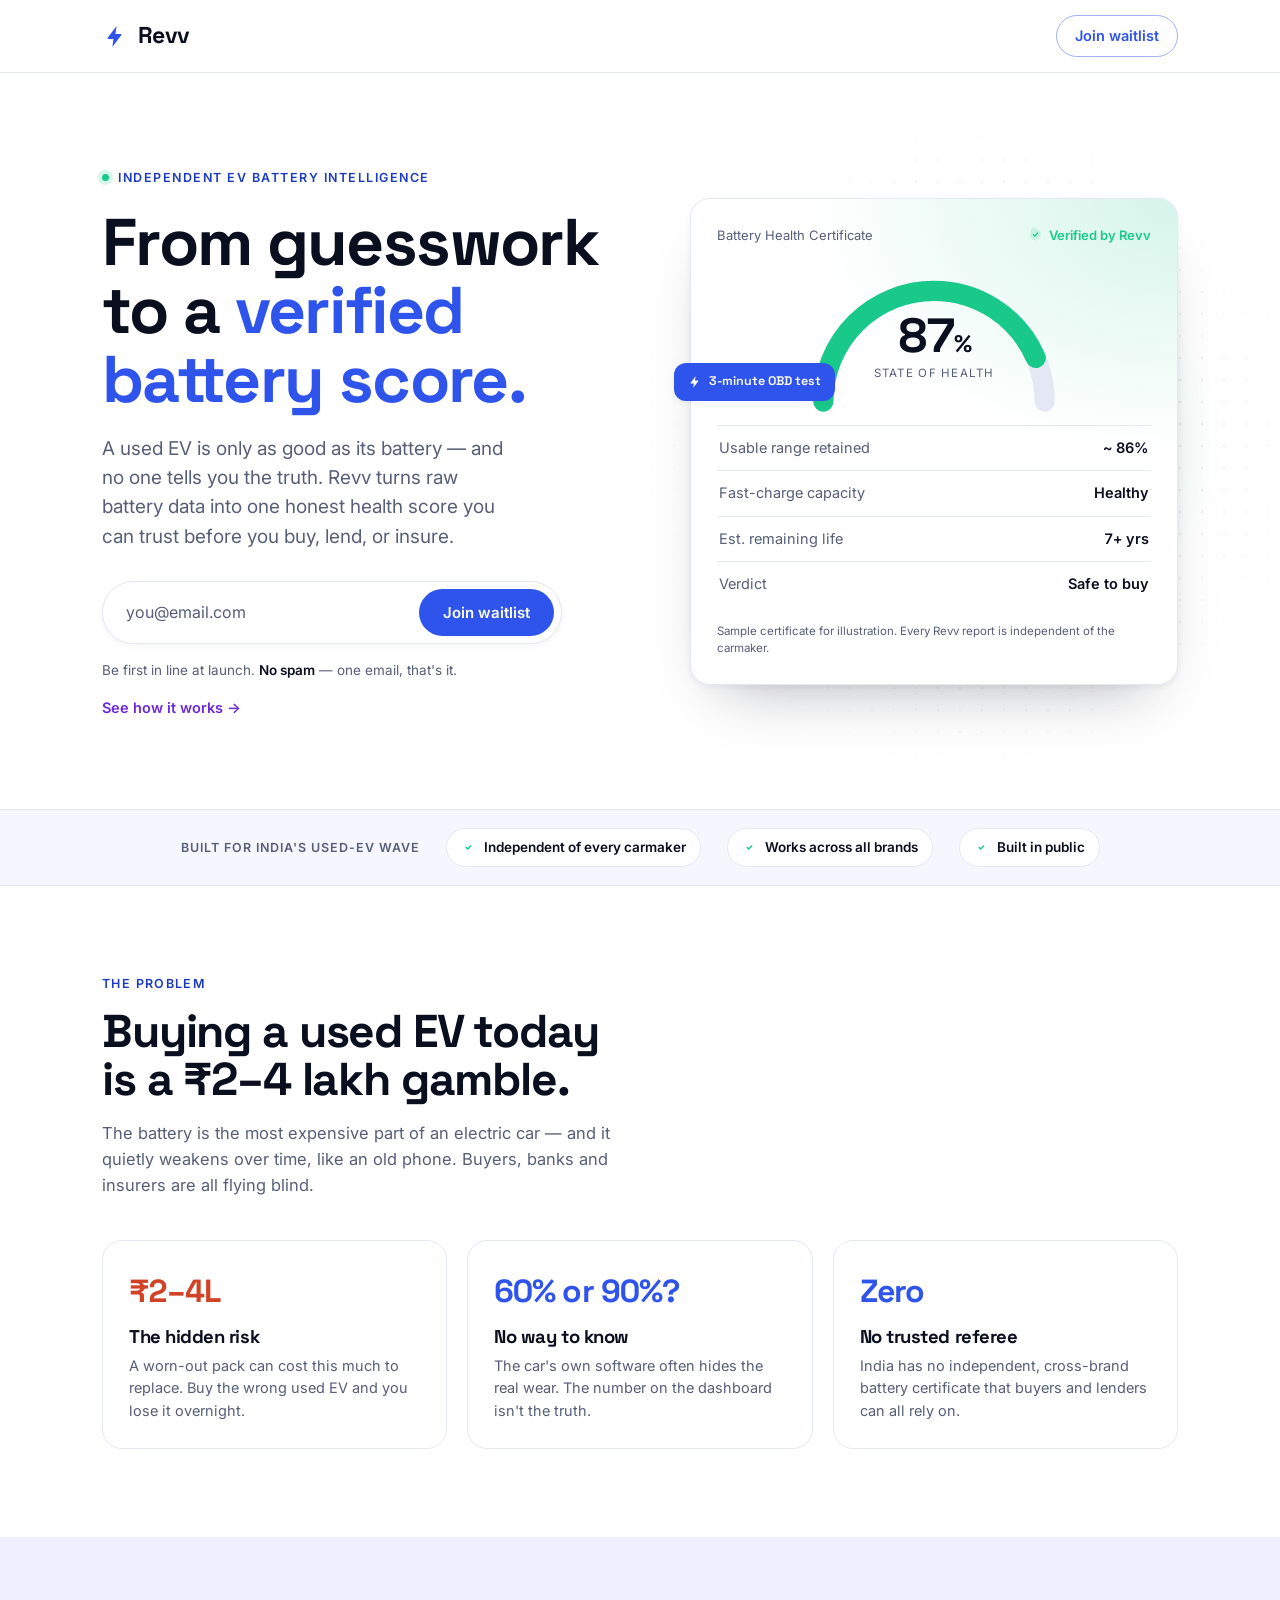
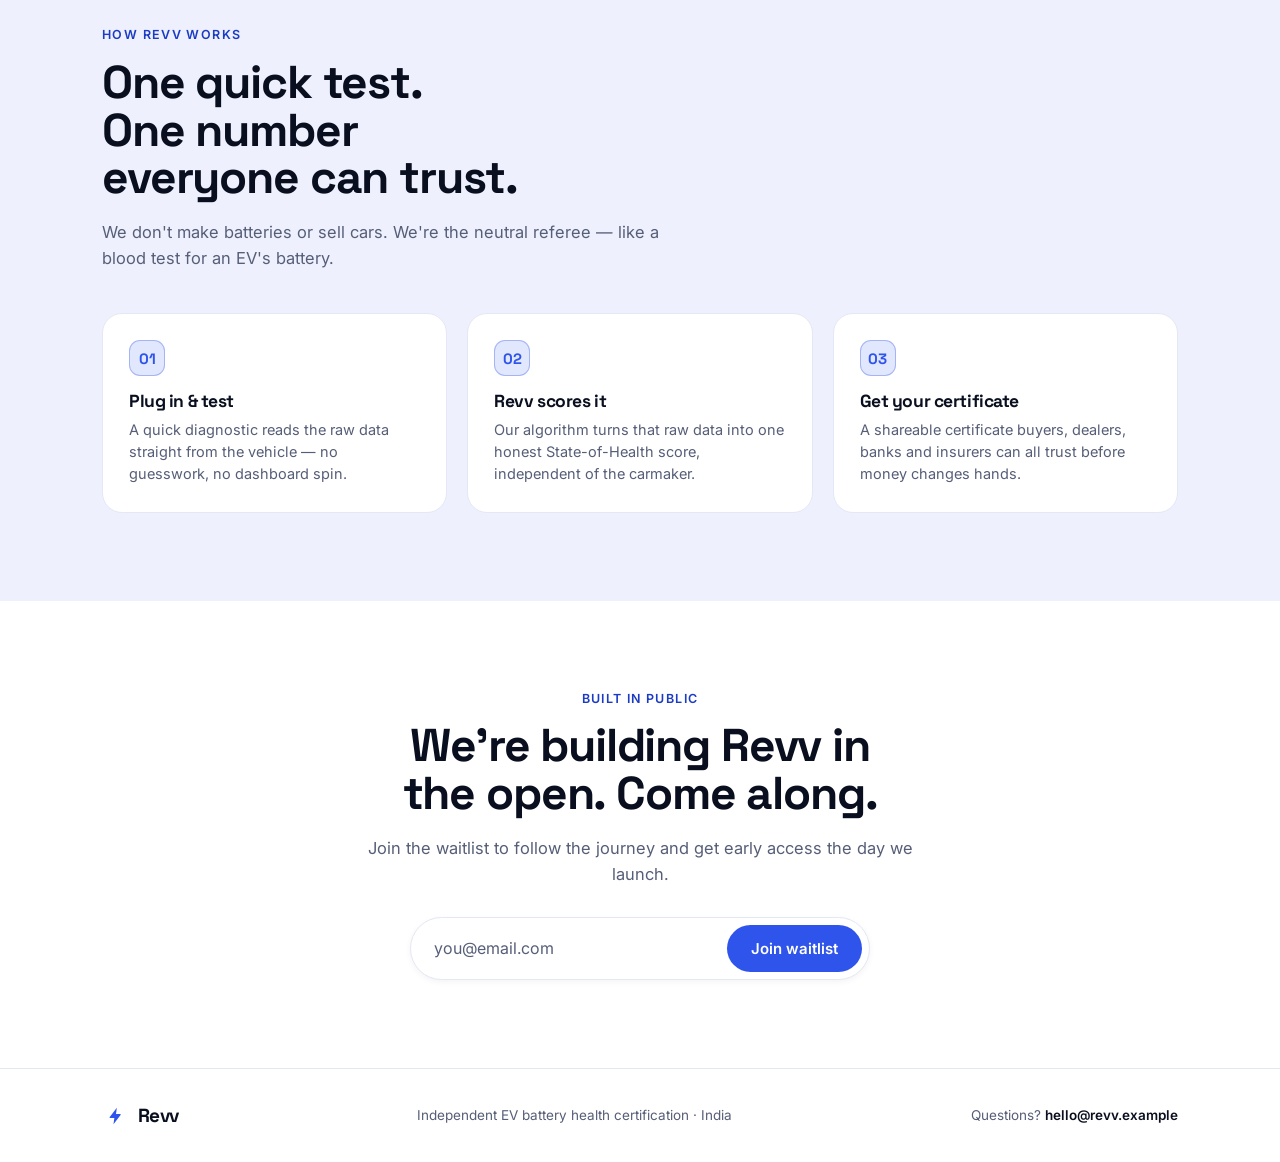
<file: landing/index.html>
<!doctype html>
<html lang="en">
<head>
<meta charset="utf-8">
<meta name="viewport" content="width=device-width, initial-scale=1, viewport-fit=cover">
<title>Revv — EV Battery Health Intelligence</title>
<meta name="description" content="Revv turns an EV's raw battery data into one verified, independent health score — so buying, lending on, or insuring a used electric car is never guesswork. Join the waitlist.">
<link rel="preconnect" href="https://fonts.googleapis.com">
<link rel="preconnect" href="https://fonts.gstatic.com" crossorigin>
<link rel="stylesheet" href="https://fonts.googleapis.com/css2?family=Space+Grotesk:wght@500;600;700&family=Inter:wght@400;500;600&display=swap">
<style>
  /* Design language adapted from the TWAICE visual system (layout, bold geometric type,
     blue+purple palette with a mint "data" glow, dotted concentric hero pattern, pill buttons) —
     applied to Revv's own brand and content. Light-first with a full dark theme. */
  :root{
    --bg:#FFFFFF;
    --band:#EEF1FD;          /* lavender section band */
    --surface:#FFFFFF;
    --ink:#0A0F1F;           /* near-black navy */
    --muted:#565E78;
    --line:#E4E8F4;
    --brand:#2F54EB;         /* royal blue (primary) */
    --brand-ink:#1B3BC4;
    --brand-2:#6D28D9;       /* purple (secondary) */
    --glow:#19C98A;          /* mint green — battery health / data */
    --glow-soft:rgba(25,201,138,.18);
    --danger:#D14327;
    --radius:20px;
    --shadow:0 2px 6px rgba(10,15,31,.05), 0 30px 60px -32px rgba(10,15,31,.35);
    --font-display:"Space Grotesk", ui-sans-serif, system-ui, sans-serif;
    --font-body:"Inter", ui-sans-serif, system-ui, sans-serif;
    color-scheme: light;
  }
  @media (prefers-color-scheme: dark){
    :root:not([data-theme="light"]){
      --bg:#080B16;
      --band:#10152A;
      --surface:#10152A;
      --ink:#EEF1FA;
      --muted:#9AA2BE;
      --line:#212A46;
      --brand:#7D97FF;
      --brand-ink:#A9BAFF;
      --brand-2:#A78BFA;
      --glow:#2CE0A0;
      --glow-soft:rgba(44,224,160,.16);
      --danger:#F0795E;
      --shadow:0 2px 6px rgba(0,0,0,.4), 0 36px 70px -34px rgba(0,0,0,.85);
      color-scheme: dark;
    }
  }
  :root[data-theme="dark"]{
    --bg:#080B16;--band:#10152A;--surface:#10152A;--ink:#EEF1FA;--muted:#9AA2BE;--line:#212A46;
    --brand:#7D97FF;--brand-ink:#A9BAFF;--brand-2:#A78BFA;--glow:#2CE0A0;--glow-soft:rgba(44,224,160,.16);
    --danger:#F0795E;--shadow:0 2px 6px rgba(0,0,0,.4), 0 36px 70px -34px rgba(0,0,0,.85);
    color-scheme: dark;
  }

  *{box-sizing:border-box}
  html,body{margin:0}
  body{background:var(--bg);color:var(--ink);font-family:var(--font-body);line-height:1.55;-webkit-font-smoothing:antialiased;overflow-x:hidden}
  .wrap{width:100%;max-width:1120px;margin-inline:auto;padding-inline:22px}
  a{color:inherit;text-decoration:none}
  h1,h2,h3{font-family:var(--font-display);font-weight:700;line-height:1.04;letter-spacing:-.025em;text-wrap:balance;margin:0}

  /* ---- nav ---- */
  .nav{position:sticky;top:env(safe-area-inset-top,0px);z-index:30;background:color-mix(in srgb,var(--bg) 85%,transparent);backdrop-filter:blur(12px);border-bottom:1px solid var(--line)}
  .nav .wrap{display:flex;align-items:center;justify-content:space-between;padding-block:15px;gap:16px}
  .brand{display:flex;align-items:center;gap:9px;font-family:var(--font-display);font-weight:700;font-size:23px;letter-spacing:-.03em}
  .spark{width:27px;height:27px;display:grid;place-items:center;color:var(--brand)}
  .nav-cta{font-family:var(--font-body);font-weight:600;font-size:14.5px;color:var(--brand);border:1.5px solid color-mix(in srgb,var(--brand) 45%,transparent);padding:9px 18px;border-radius:999px;transition:background .15s ease}
  .nav-cta:hover{background:color-mix(in srgb,var(--brand) 10%,transparent)}

  /* ---- hero ---- */
  .hero{position:relative;padding-block:clamp(44px,8vw,90px);overflow:hidden}
  .hero-grid{display:grid;grid-template-columns:1.04fr .96fr;gap:clamp(30px,5vw,60px);align-items:center;position:relative;z-index:2}
  .eyebrow{display:inline-flex;align-items:center;gap:9px;font-size:12.5px;font-weight:600;color:var(--brand-ink);text-transform:uppercase;letter-spacing:.12em;margin-bottom:20px}
  .eyebrow .dot{width:7px;height:7px;border-radius:50%;background:var(--glow);box-shadow:0 0 0 4px var(--glow-soft)}
  h1{font-size:clamp(36px,6.6vw,66px)}
  h1 .hl{color:var(--brand)}
  .hero p.lead{font-size:clamp(16px,2.3vw,19px);color:var(--muted);max-width:34ch;margin:20px 0 0}

  .form{margin-top:30px;max-width:460px}
  .field{display:flex;gap:8px;background:var(--surface);border:1.5px solid var(--line);border-radius:999px;padding:7px;box-shadow:var(--shadow)}
  .field:focus-within{border-color:var(--brand)}
  .field input{flex:1;min-width:0;border:0;background:transparent;color:var(--ink);font:inherit;font-size:16px;padding:11px 16px;outline:none}
  .field input::placeholder{color:var(--muted)}
  .btn{border:0;cursor:pointer;font-family:var(--font-body);font-weight:600;font-size:15px;color:#fff;background:var(--brand);border-radius:999px;padding:13px 24px;white-space:nowrap;transition:transform .08s ease,filter .15s ease}
  .btn:hover{filter:brightness(1.07)}
  .btn:active{transform:translateY(1px)}
  .btn:focus-visible{outline:3px solid var(--brand-2);outline-offset:2px}
  .form .row2{display:flex;align-items:center;gap:16px;margin-top:16px;flex-wrap:wrap}
  .form small{color:var(--muted);font-size:13.5px}
  .form small b{color:var(--ink);font-weight:600}
  .link-arrow{font-weight:600;font-size:14.5px;color:var(--brand-2);display:inline-flex;align-items:center;gap:6px}
  .link-arrow:hover{gap:9px}
  .form-msg{margin-top:14px;font-size:14.5px;font-weight:500;display:none}
  .form-msg.show{display:block}
  .form-msg.ok{color:var(--glow)}
  .form-msg.err{color:var(--danger)}

  /* dotted concentric pattern + glow behind hero visual */
  .hero-deco{position:absolute;inset:0;z-index:1;pointer-events:none;overflow:hidden}
  .hero-deco .rings{position:absolute;right:-6%;top:50%;width:min(760px,78vw);aspect-ratio:1;transform:translateY(-50%);
    background:
      radial-gradient(circle, var(--ink) 1.3px, transparent 1.6px) 0 0/22px 22px;
    -webkit-mask:radial-gradient(circle at center, #000 0, #000 32%, transparent 64%);
            mask:radial-gradient(circle at center, #000 0, #000 32%, transparent 64%);
    opacity:.10}
  .hero-deco .halo{position:absolute;right:4%;top:50%;width:min(420px,50vw);aspect-ratio:1;transform:translateY(-50%);background:radial-gradient(circle,var(--glow-soft),transparent 66%);filter:blur(10px)}

  .visual{position:relative}
  .cert{background:var(--surface);border:1px solid var(--line);border-radius:var(--radius);box-shadow:var(--shadow);padding:26px;position:relative;overflow:hidden}
  .cert::before{content:"";position:absolute;inset:0;background:radial-gradient(130% 90% at 100% 0%,var(--glow-soft),transparent 58%);pointer-events:none}
  .cert-top{display:flex;align-items:center;justify-content:space-between;font-size:13px;color:var(--muted);position:relative}
  .verified{display:inline-flex;align-items:center;gap:6px;color:var(--glow);font-weight:600}
  .gauge{display:grid;place-items:center;margin:8px 0 2px;position:relative}
  .gauge svg{width:min(270px,72%);height:auto;display:block}
  .gauge .num{position:absolute;top:58%;transform:translateY(-50%);text-align:center}
  .gauge .num .big{font-family:var(--font-display);font-weight:700;font-size:48px;line-height:1;letter-spacing:-.04em;font-variant-numeric:tabular-nums}
  .gauge .num .lbl{font-size:11.5px;color:var(--muted);text-transform:uppercase;letter-spacing:.11em;margin-top:5px}
  .cert-rows{display:grid;gap:0;margin-top:10px;position:relative}
  .cert-rows .row{display:flex;align-items:center;justify-content:space-between;padding:11px 2px;border-top:1px solid var(--line);font-size:14.5px}
  .cert-rows .row span:first-child{color:var(--muted)}
  .cert-rows .row span:last-child{font-weight:600;font-variant-numeric:tabular-nums}
  .cert-foot{margin-top:16px;font-size:11.5px;color:var(--muted);position:relative}
  .badge-chip{position:absolute;left:-16px;top:34%;background:var(--brand);color:#fff;font-family:var(--font-display);font-weight:600;font-size:12.5px;padding:9px 14px;border-radius:12px;box-shadow:var(--shadow);display:flex;align-items:center;gap:7px;z-index:3}

  /* ---- trust strip ---- */
  .trust{border-top:1px solid var(--line);border-bottom:1px solid var(--line);background:color-mix(in srgb,var(--band) 55%,transparent)}
  .trust .wrap{display:flex;flex-wrap:wrap;align-items:center;gap:14px 26px;padding-block:18px;justify-content:center}
  .trust .lbl{font-size:12.5px;color:var(--muted);font-weight:600;text-transform:uppercase;letter-spacing:.08em}
  .chip{display:inline-flex;align-items:center;gap:8px;font-size:13.5px;font-weight:600;color:var(--ink);background:var(--surface);border:1px solid var(--line);padding:8px 14px;border-radius:999px}
  .chip svg{color:var(--glow)}

  /* ---- sections ---- */
  section.block{padding-block:clamp(48px,8vw,88px)}
  .band{background:var(--band)}
  .kicker{font-size:12.5px;font-weight:600;text-transform:uppercase;letter-spacing:.11em;color:var(--brand-ink);margin-bottom:14px}
  h2{font-size:clamp(28px,4.8vw,46px);max-width:17ch}
  .section-lead{color:var(--muted);max-width:56ch;margin:18px 0 0;font-size:16.5px}

  .cards{display:grid;grid-template-columns:repeat(3,1fr);gap:20px;margin-top:42px}
  .card{background:var(--surface);border:1px solid var(--line);border-radius:var(--radius);padding:26px}
  .card .big-stat{font-family:var(--font-display);font-weight:700;font-size:32px;letter-spacing:-.03em;font-variant-numeric:tabular-nums;color:var(--brand)}
  .card .big-stat.danger{color:var(--danger)}
  .card h3{font-size:18.5px;margin:10px 0 9px}
  .card p{margin:0;color:var(--muted);font-size:14.5px}

  .steps{display:grid;grid-template-columns:repeat(3,1fr);gap:20px;margin-top:42px;counter-reset:step}
  .step{background:var(--surface);border:1px solid var(--line);border-radius:var(--radius);padding:26px;position:relative}
  .step .idx{counter-increment:step;font-family:var(--font-display);font-weight:700;font-size:15px;width:36px;height:36px;border-radius:11px;display:grid;place-items:center;background:color-mix(in srgb,var(--brand) 14%,transparent);color:var(--brand);border:1px solid color-mix(in srgb,var(--brand) 34%,transparent)}
  .step .idx::before{content:"0" counter(step)}
  .step h3{font-size:17.5px;margin:16px 0 8px}
  .step p{margin:0;color:var(--muted);font-size:14.5px}

  .closing{text-align:center}
  .closing h2{margin-inline:auto}
  .closing .section-lead{margin-inline:auto}
  .closing .form{margin-inline:auto}
  .closing .field{text-align:left}

  footer{border-top:1px solid var(--line);padding-block:32px;color:var(--muted);font-size:13.5px}
  footer .wrap{display:flex;flex-wrap:wrap;gap:12px 26px;align-items:center;justify-content:space-between}
  footer .brand{font-size:19px;color:var(--ink)}
  .mail{font-weight:600;color:var(--ink)}

  @media (max-width:820px){
    .hero-grid{grid-template-columns:1fr}
    .visual{order:-1}
    .hero-deco .rings,.hero-deco .halo{right:-30%;top:18%}
    .cards,.steps{grid-template-columns:1fr}
    .badge-chip{left:10px}
  }
  @media (prefers-reduced-motion:reduce){*{animation:none!important;transition:none!important}}
</style>
</head>
<body>

  <nav class="nav">
    <div class="wrap">
      <div class="brand">
        <span class="spark" aria-hidden="true"><svg width="25" height="25" viewBox="0 0 24 24" fill="none"><path d="M13 2L4.5 13.2a.8.8 0 0 0 .64 1.28H10l-1 7.5 8.5-11.2a.8.8 0 0 0-.64-1.28H12l1-7.5Z" fill="currentColor"/></svg></span>
        Revv
      </div>
      <a href="#waitlist" class="nav-cta">Join waitlist</a>
    </div>
  </nav>

  <header class="hero">
    <div class="hero-deco" aria-hidden="true"><div class="rings"></div><div class="halo"></div></div>
    <div class="wrap hero-grid">
      <div>
        <span class="eyebrow"><span class="dot"></span> Independent EV battery intelligence</span>
        <h1>From guesswork to a <span class="hl">verified battery score.</span></h1>
        <p class="lead">A used EV is only as good as its battery — and no one tells you the truth. Revv turns raw battery data into one honest health score you can trust before you buy, lend, or insure.</p>

        <form class="form" name="waitlist" method="POST" data-netlify="true" netlify-honeypot="bot-field" id="waitlist">
          <input type="hidden" name="form-name" value="waitlist">
          <p hidden><label>Leave this empty: <input name="bot-field"></label></p>
          <div class="field">
            <input type="email" name="email" placeholder="you@email.com" autocomplete="email" required aria-label="Email address">
            <button class="btn" type="submit">Join waitlist</button>
          </div>
          <div class="form-msg" role="status" aria-live="polite"></div>
          <div class="row2">
            <small>Be first in line at launch. <b>No spam</b> — one email, that's it.</small>
            <a class="link-arrow" href="#how">See how it works →</a>
          </div>
        </form>
      </div>

      <div class="visual">
        <aside class="cert" aria-label="Sample Revv battery health certificate">
          <div class="cert-top">
            <span>Battery Health Certificate</span>
            <span class="verified">
              <svg width="15" height="15" viewBox="0 0 24 24" fill="none"><path d="M12 2l2.4 1.8 3 .1 1 2.8 2.3 1.9-.9 2.9.9 2.9-2.3 1.9-1 2.8-3 .1L12 22l-2.4-1.8-3-.1-1-2.8-2.3-1.9.9-2.9-.9-2.9L5.6 3.9l1-2.8 3-.1L12 2Z" fill="currentColor" opacity=".16"/><path d="M8.5 12.2l2.3 2.3 4.7-4.9" stroke="currentColor" stroke-width="2" stroke-linecap="round" stroke-linejoin="round"/></svg>
              Verified by Revv
            </span>
          </div>
          <div class="gauge">
            <svg viewBox="0 0 200 120" role="img" aria-label="Battery health score 87 percent">
              <path d="M18 110 A82 82 0 0 1 182 110" fill="none" stroke="var(--line)" stroke-width="15" stroke-linecap="round"/>
              <path id="arc" d="M18 110 A82 82 0 0 1 182 110" fill="none" stroke="var(--glow)" stroke-width="15" stroke-linecap="round"/>
            </svg>
            <div class="num">
              <div class="big" id="score">87<span style="font-size:.5em">%</span></div>
              <div class="lbl">State of Health</div>
            </div>
          </div>
          <div class="cert-rows">
            <div class="row"><span>Usable range retained</span><span>~ 86%</span></div>
            <div class="row"><span>Fast-charge capacity</span><span>Healthy</span></div>
            <div class="row"><span>Est. remaining life</span><span>7+ yrs</span></div>
            <div class="row"><span>Verdict</span><span>Safe to buy</span></div>
          </div>
          <div class="cert-foot">Sample certificate for illustration. Every Revv report is independent of the carmaker.</div>
        </aside>
        <div class="badge-chip" aria-hidden="true">
          <svg width="14" height="14" viewBox="0 0 24 24" fill="none"><path d="M13 2L4.5 13.2a.8.8 0 0 0 .64 1.28H10l-1 7.5 8.5-11.2a.8.8 0 0 0-.64-1.28H12l1-7.5Z" fill="currentColor"/></svg>
          3-minute OBD test
        </div>
      </div>
    </div>
  </header>

  <div class="trust">
    <div class="wrap">
      <span class="lbl">Built for India's used-EV wave</span>
      <span class="chip"><svg width="15" height="15" viewBox="0 0 24 24" fill="none"><path d="M8.5 12.2l2.3 2.3 4.7-4.9" stroke="currentColor" stroke-width="2.4" stroke-linecap="round" stroke-linejoin="round"/></svg> Independent of every carmaker</span>
      <span class="chip"><svg width="15" height="15" viewBox="0 0 24 24" fill="none"><path d="M8.5 12.2l2.3 2.3 4.7-4.9" stroke="currentColor" stroke-width="2.4" stroke-linecap="round" stroke-linejoin="round"/></svg> Works across all brands</span>
      <span class="chip"><svg width="15" height="15" viewBox="0 0 24 24" fill="none"><path d="M8.5 12.2l2.3 2.3 4.7-4.9" stroke="currentColor" stroke-width="2.4" stroke-linecap="round" stroke-linejoin="round"/></svg> Built in public</span>
    </div>
  </div>

  <section class="block">
    <div class="wrap">
      <div class="kicker">The problem</div>
      <h2>Buying a used EV today is a ₹2–4 lakh gamble.</h2>
      <p class="section-lead">The battery is the most expensive part of an electric car — and it quietly weakens over time, like an old phone. Buyers, banks and insurers are all flying blind.</p>
      <div class="cards">
        <div class="card">
          <div class="big-stat danger">₹2–4L</div>
          <h3>The hidden risk</h3>
          <p>A worn-out pack can cost this much to replace. Buy the wrong used EV and you lose it overnight.</p>
        </div>
        <div class="card">
          <div class="big-stat">60% or 90%?</div>
          <h3>No way to know</h3>
          <p>The car's own software often hides the real wear. The number on the dashboard isn't the truth.</p>
        </div>
        <div class="card">
          <div class="big-stat">Zero</div>
          <h3>No trusted referee</h3>
          <p>India has no independent, cross-brand battery certificate that buyers and lenders can all rely on.</p>
        </div>
      </div>
    </div>
  </section>

  <section class="block band" id="how">
    <div class="wrap">
      <div class="kicker">How Revv works</div>
      <h2>One quick test. One number everyone can trust.</h2>
      <p class="section-lead">We don't make batteries or sell cars. We're the neutral referee — like a blood test for an EV's battery.</p>
      <div class="steps">
        <div class="step">
          <div class="idx" aria-hidden="true"></div>
          <h3>Plug in &amp; test</h3>
          <p>A quick diagnostic reads the raw data straight from the vehicle — no guesswork, no dashboard spin.</p>
        </div>
        <div class="step">
          <div class="idx" aria-hidden="true"></div>
          <h3>Revv scores it</h3>
          <p>Our algorithm turns that raw data into one honest State-of-Health score, independent of the carmaker.</p>
        </div>
        <div class="step">
          <div class="idx" aria-hidden="true"></div>
          <h3>Get your certificate</h3>
          <p>A shareable certificate buyers, dealers, banks and insurers can all trust before money changes hands.</p>
        </div>
      </div>
    </div>
  </section>

  <section class="block closing">
    <div class="wrap">
      <div class="kicker">Built in public</div>
      <h2>We're building Revv in the open. Come along.</h2>
      <p class="section-lead">Join the waitlist to follow the journey and get early access the day we launch.</p>
      <form class="form" name="waitlist" method="POST" data-netlify="true" netlify-honeypot="bot-field" id="waitlist-bottom">
        <input type="hidden" name="form-name" value="waitlist">
        <p hidden><label>Leave this empty: <input name="bot-field"></label></p>
        <div class="field">
          <input type="email" name="email" placeholder="you@email.com" autocomplete="email" required aria-label="Email address">
          <button class="btn" type="submit">Join waitlist</button>
        </div>
        <div class="form-msg" role="status" aria-live="polite"></div>
      </form>
    </div>
  </section>

  <footer>
    <div class="wrap">
      <div class="brand">
        <span class="spark" aria-hidden="true"><svg width="20" height="20" viewBox="0 0 24 24" fill="none"><path d="M13 2L4.5 13.2a.8.8 0 0 0 .64 1.28H10l-1 7.5 8.5-11.2a.8.8 0 0 0-.64-1.28H12l1-7.5Z" fill="currentColor"/></svg></span>
        Revv
      </div>
      <div>Independent EV battery health certification · India</div>
      <div>Questions? <span class="mail">hello@revv.example</span></div>
    </div>
  </footer>

<script>
  (function(){
    var arc=document.getElementById('arc'),scoreEl=document.getElementById('score');
    if(!arc) return;
    var len=arc.getTotalLength(),target=87,pct=target/100;
    var reduce=window.matchMedia&&window.matchMedia('(prefers-reduced-motion: reduce)').matches;
    arc.style.strokeDasharray=len;
    if(reduce){arc.style.strokeDashoffset=len*(1-pct);return;}
    arc.style.strokeDashoffset=len;
    arc.style.transition='stroke-dashoffset 1.3s cubic-bezier(.22,1,.36,1)';
    var start=null;
    function tick(ts){if(!start)start=ts;var t=Math.min((ts-start)/1300,1);var e=1-Math.pow(1-t,3);scoreEl.firstChild.nodeValue=Math.round(e*target);if(t<1)requestAnimationFrame(tick);}
    requestAnimationFrame(function(){arc.style.strokeDashoffset=len*(1-pct);scoreEl.firstChild.nodeValue='0';requestAnimationFrame(tick);});
  })();

  function encode(d){return Object.keys(d).map(function(k){return encodeURIComponent(k)+'='+encodeURIComponent(d[k]);}).join('&');}
  document.querySelectorAll('form.form').forEach(function(form){
    var msg=form.querySelector('.form-msg');
    form.addEventListener('submit',function(e){
      e.preventDefault();
      var email=form.querySelector('input[name="email"]').value.trim();
      if(!email)return;
      msg.className='form-msg show';msg.textContent='Adding you…';
      var body=encode({'form-name':'waitlist','email':email,'bot-field':form.querySelector('input[name="bot-field"]').value});
      fetch('/',{method:'POST',headers:{'Content-Type':'application/x-www-form-urlencoded'},body:body})
        .then(function(r){if(!r.ok)throw new Error('bad');msg.className='form-msg show ok';msg.textContent='You’re on the list! We’ll email you the moment Revv launches. 🎉';form.querySelector('input[name="email"]').value='';})
        .catch(function(){msg.className='form-msg show err';msg.textContent='Could not reach the server. This form goes live once the site is deployed — try again then.';});
    });
  });
</script>
</body>
</html>
</file>
